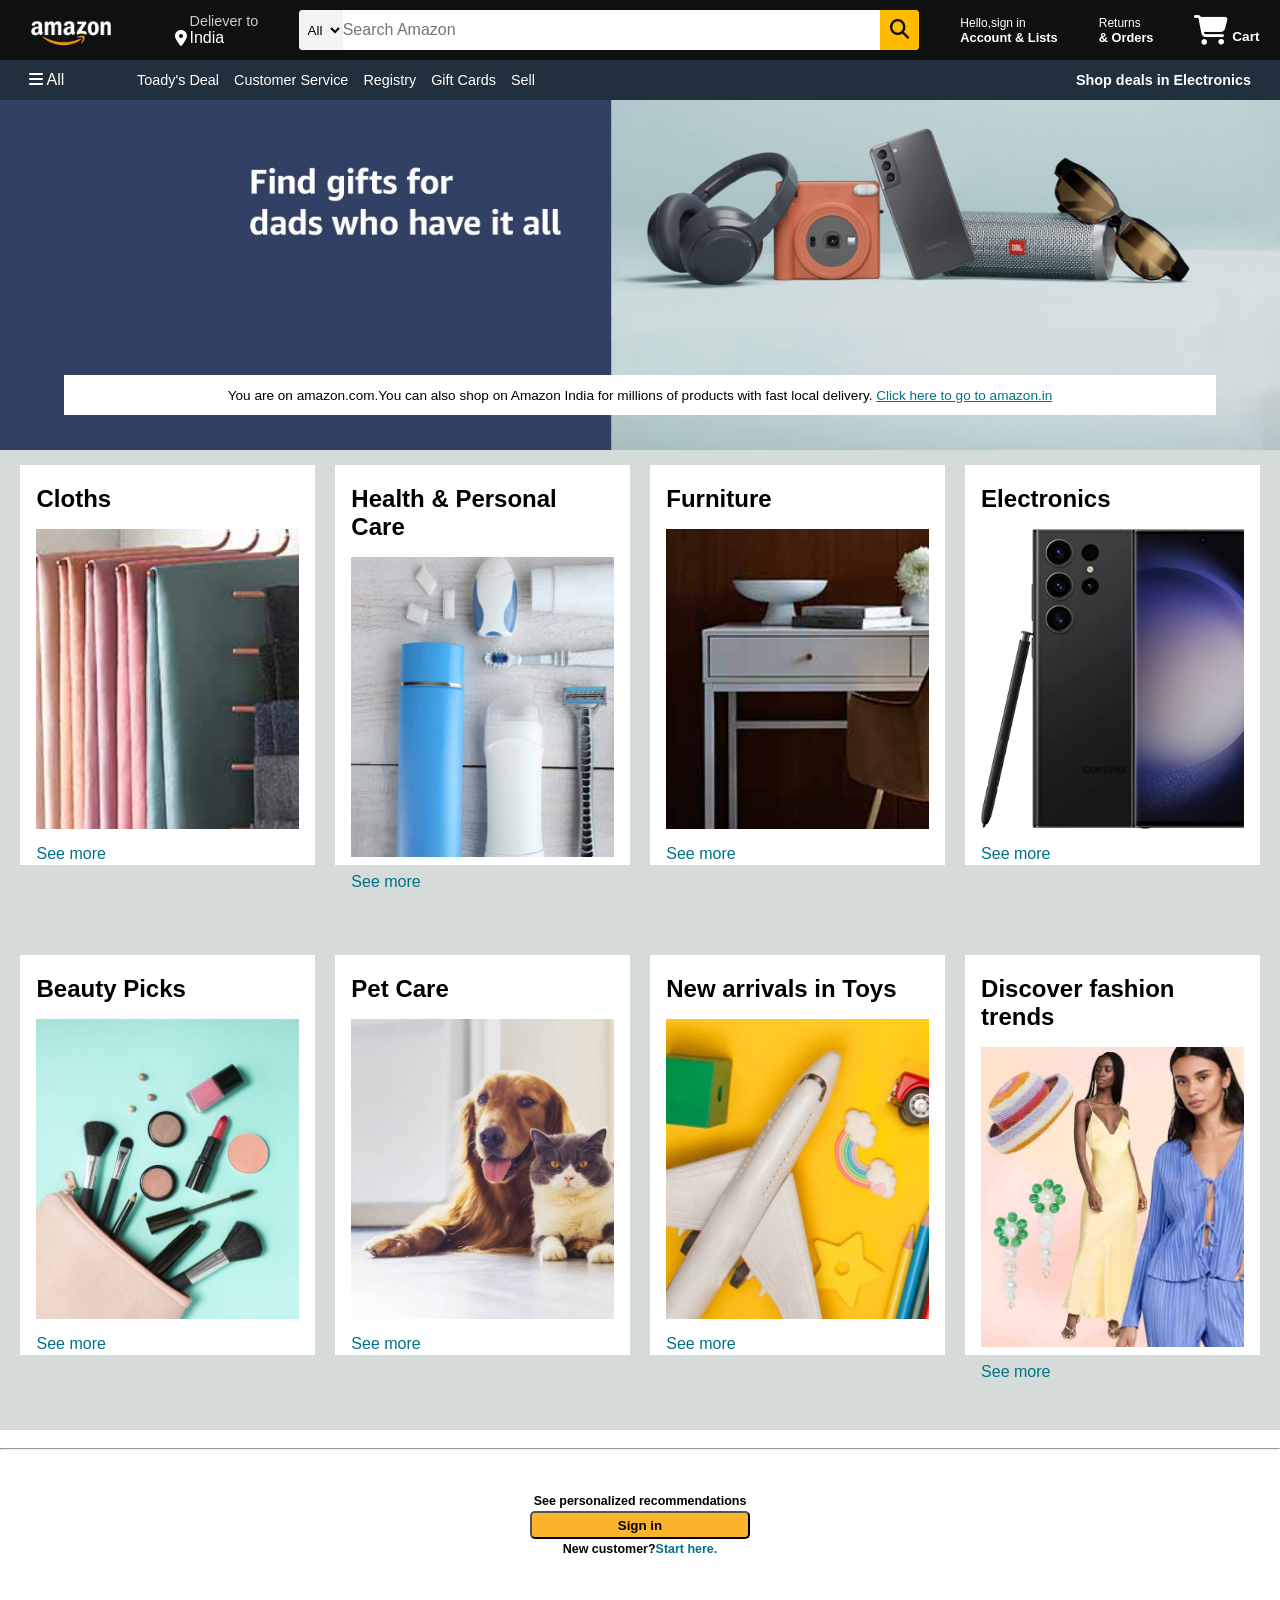
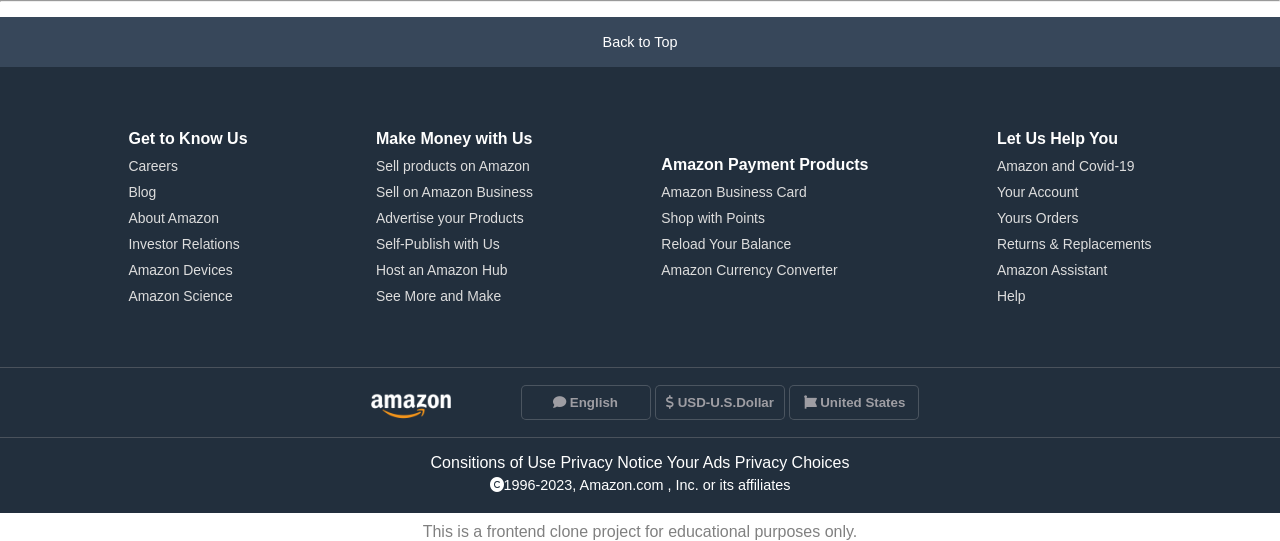
<file: index.html>
<!DOCTYPE html>
<html lang="en">

<head>
    <meta charset="UTF-8">
    <meta name="viewport" content="width=device-width, initial-scale=1.0">
    <title>AmazonClone</title>
    <link rel="stylesheet" href="https://cdnjs.cloudflare.com/ajax/libs/font-awesome/6.4.0/css/all.min.css"
        integrity="sha512-iecdLmaskl7CVkqkXNQ/ZH/XLlvWZOJyj7Yy7tcenmpD1ypASozpmT/E0iPtmFIB46ZmdtAc9eNBvH0H/ZpiBw=="
        crossorigin="anonymous" referrerpolicy="no-referrer" />
    <link rel="stylesheet" href="style.css">
</head>

<body>
    <header>
        <div class="navbar">
            <div class="nav-logo">
                <div class="logo"></div>
            </div>

            <div class="nav-address">
                <p class="add-first">Deliever to</p>
                <div class="add-icon">
                    <i class="fa-solid fa-location-dot"></i>
                    <p class="add-second">India</p>
                </div>
            </div>

            <div class="nav-search">
                <select class="search-select">
                    <option>All</option>
                </select>
                <input placeholder="Search Amazon" class="search-input">
                <div class="search-icon">
                    <i class="fa-solid fa-magnifying-glass"></i>
                </div>
            </div>

            <div class="nav-signin">
                <p class="nav-first">Hello,sign in</p>
                <p class="nav-second">Account & Lists</p>
            </div>

            <div class="nav-return">
                <p class="nav-first">Returns</p>
                <p class="nav-second">& Orders</p>
            </div>

            <div class="nav-cart">
                <i class="fa-solid fa-cart-shopping"></i>
                Cart
            </div>
        </div>

        <div class="panel">
            <div class="panel-all">
                <i class="fa-solid fa-bars"></i>
                All
            </div>
            <div class="panel-options">
                <p>Toady's Deal</p>
                <p>Customer Service</p>
                <p>Registry</p>
                <p>Gift Cards</p>
                <p>Sell</p>
            </div>
            <div class="panel-deals">
                Shop deals in Electronics
            </div>
        </div>
    </header>

    <div class="hero-section">
        <div class="hero-message">
            <p>You are on amazon.com.You can also shop on Amazon India for millions of products with fast local
                delivery.
                <a>Click here to go to amazon.in</a>
            </p>
        </div>
    </div>

    <div class="shop-section">
        <div class="box1 box">
            <div class="box-content">
                <h2>Cloths</h2>
                <div class="box-image" style="background-image: url('box1_image.jpg');"></div>
                <p>See more</p>
            </div>
        </div>
        <div class="box2 box">
            <div class="box-content">
                <h2>Health & Personal Care</h2>
                <div class="box-image" style="background-image: url('box2_image.jpg');"></div>
                <p>See more</p>
            </div>
        </div>
        <div class="box3 box">
            <div class="box-content">
                <h2>Furniture</h2>
                <div class="box-image" style="background-image: url('box3_image.jpg');"></div>
                <p>See more</p>
            </div>
        </div>
        <div class="box4 box">
            <div class="box-content">
                <h2>Electronics</h2>
                <div class="box-image" style="background-image: url('box4_image.jpg');"></div>
                <p>See more</p>
            </div>
        </div>
        <div class="box4 box">
            <div class="box-content">
                <h2>Beauty Picks</h2>
                <div class="box-image" style="background-image: url('box5_image.jpg');"></div>
                <p>See more</p>
            </div>
        </div>
        <div class="box4 box">
            <div class="box-content">
                <h2>Pet Care</h2>
                <div class="box-image" style="background-image: url('box6_image.jpg');"></div>
                <p>See more</p>
            </div>
        </div>
        <div class="box4 box">
            <div class="box-content">
                <h2>New arrivals in Toys</h2>
                <div class="box-image" style="background-image: url('box7_image.jpg');"></div>
                <p>See more</p>
            </div>
        </div>
        <div class="box4 box">
            <div class="box-content">
                <h2>Discover fashion trends</h2>
                <div class="box-image" style="background-image: url('box8_image.jpg');"></div>
                <p>See more</p>
            </div>
        </div>
    </div>
    <br>
    <hr>
    <div class="sign-in">
        <p>See personalized recommendations</p>
        <button>Sign in</button>
        <p class="customer">New customer?<a>Start here.</a></p>
    </div>
    <hr>


    <footer>
        <div class="foot-panel1">Back to Top</div>
        <div class="foot-panel2">
            <ul>
                <p>Get to Know Us</p>
                <a>Careers</a>
                <a>Blog</a>
                <a>About Amazon</a>
                <a>Investor Relations</a>
                <a>Amazon Devices</a>
                <a>Amazon Science</a>
            </ul>
            <ul>
                <p>Make Money with Us</p>
                <a>Sell products on Amazon</a>
                <a>Sell on Amazon Business</a>
                <a>Advertise your Products</a>
                <a>Self-Publish with Us</a>
                <a>Host an Amazon Hub</a>
                <a>See More and Make</a>
            </ul>
            <ul>
                <p>Amazon Payment Products</p>
                <a>Amazon Business Card</a>
                <a>Shop with Points</a>
                <a>Reload Your Balance</a>
                <a>Amazon Currency Converter</a>
            </ul>
            <ul>
                <p>Let Us Help You</p>
                <a>Amazon and Covid-19</a>
                <a>Your Account</a>
                <a>Yours Orders</a>
                <a>Returns & Replacements</a>
                <a>Amazon Assistant</a>
                <a>Help</a>
            </ul>
        </div>
        <div class="foot-panel3">
            <div class="logo"></div>
            <div class="details">
                <button><i class="fa-solid fa-comment"></i>&#160;English</button>
                <button><i class="fa-solid fa-dollar-sign"></i>&#160;USD-U.S.Dollar</button>
                <button><i class="fa-brands fa-font-awesome"></i>&#160;United States</button>
            </div>
        </div>
        <div class="foot-panel4">
            <div class="pages">
                <a>Consitions of Use</a>
                <a>Privacy Notice</a>
                <a>Your Ads Privacy Choices</a>
            </div>
            <div class="copyright"><i class="fa-solid fa-copyright"></i>1996-2023, Amazon.com , Inc. or its affiliates
            </div>
        </div>
        <p style="text-align:center; color:gray; padding-top: 10px;">
            This is a frontend clone project for educational purposes only.
        </p>
    </footer>
</body>

</html>
</file>
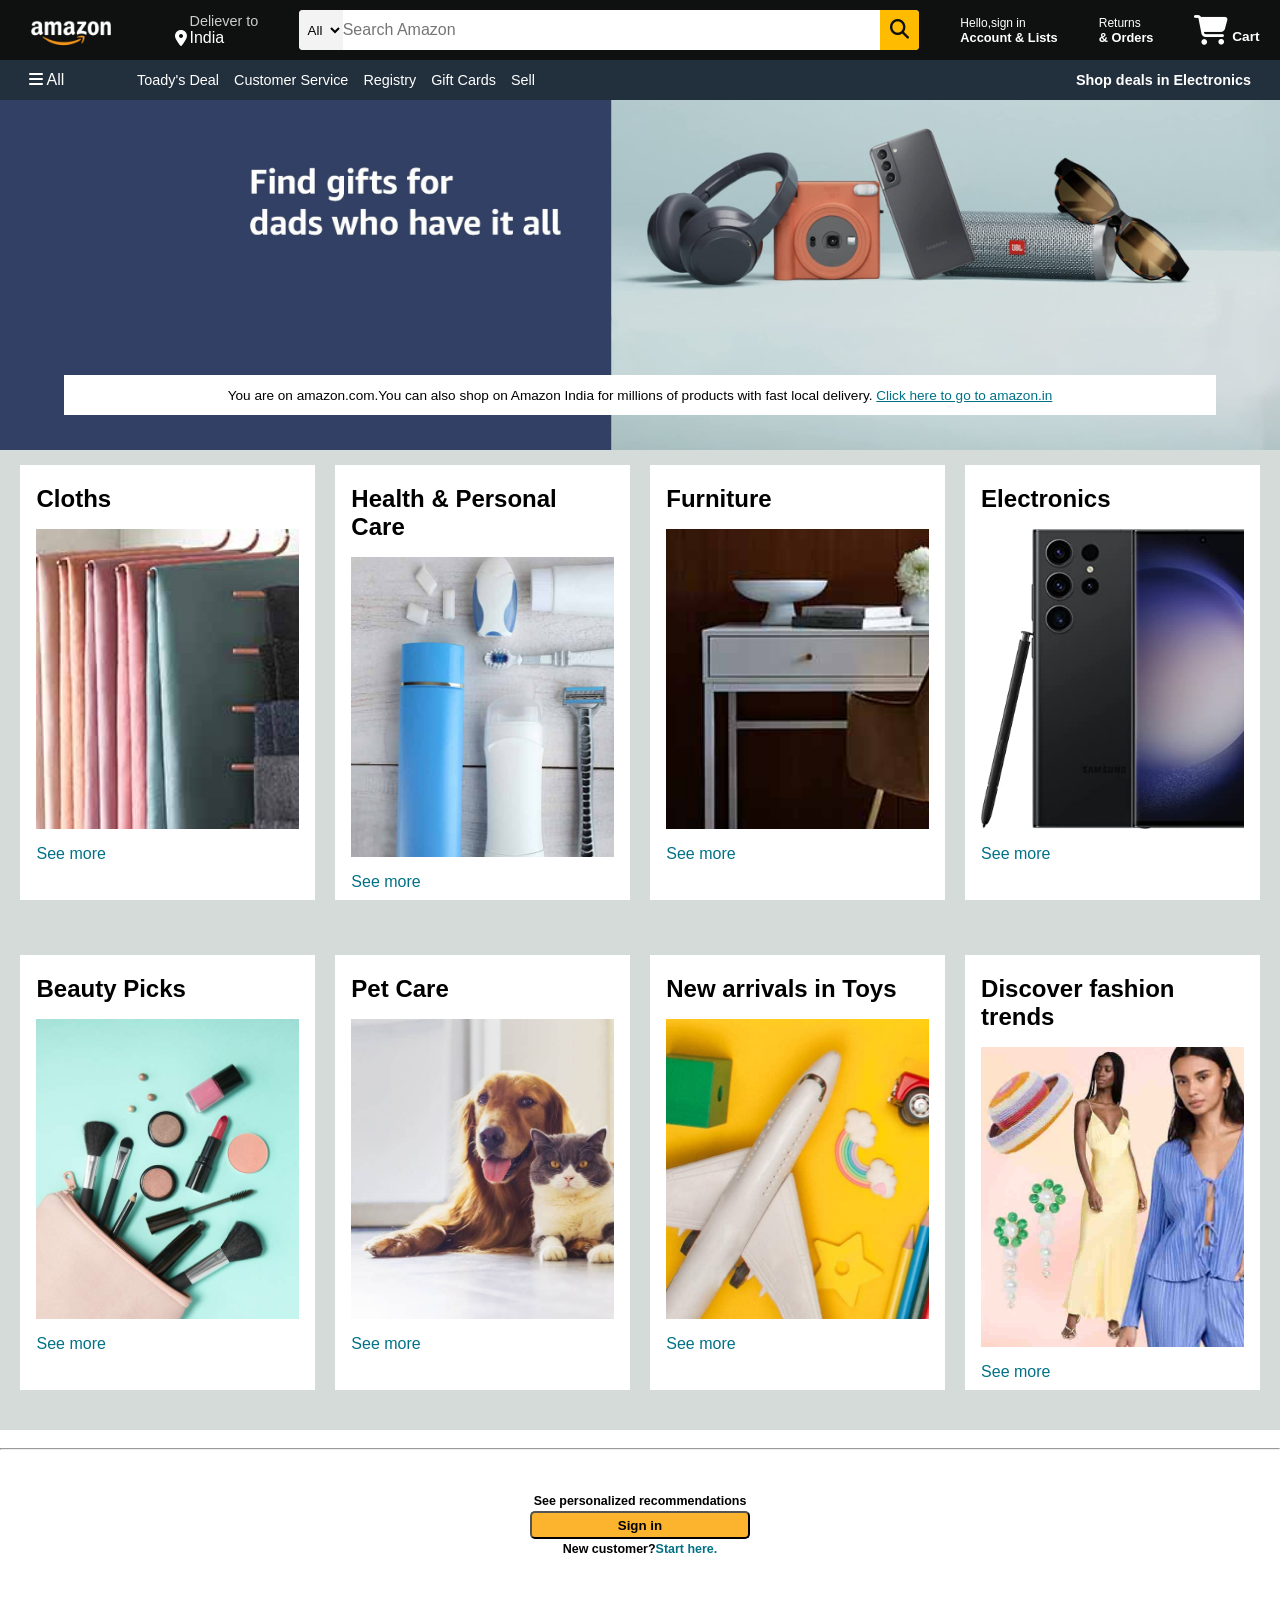
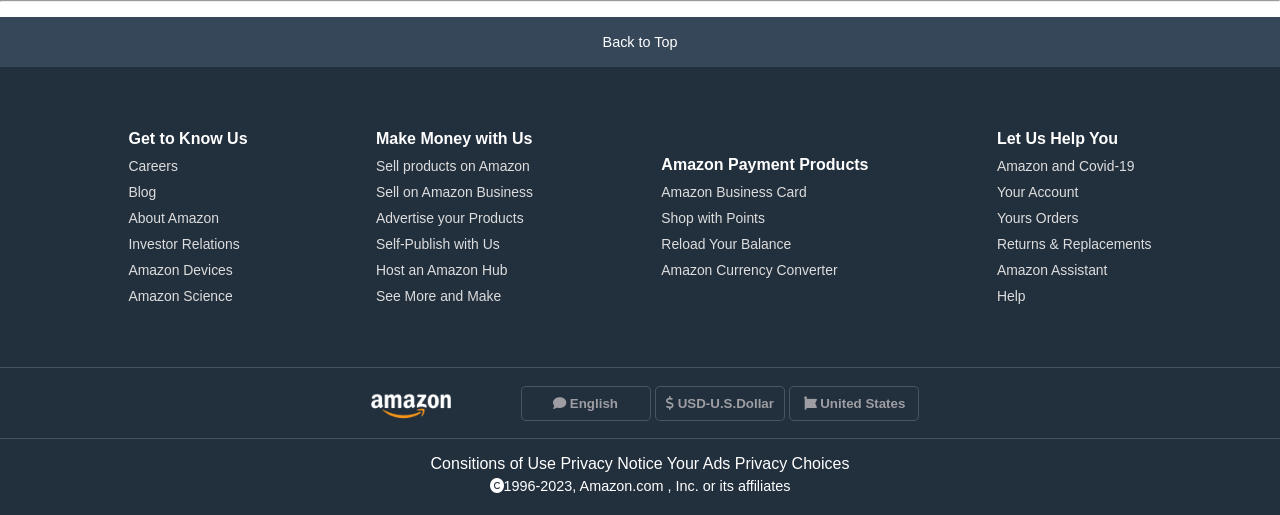
<file: amazon.html>
<!DOCTYPE html>
<html lang="en">

<head>
    <meta charset="UTF-8">
    <meta name="viewport" content="width=device-width, initial-scale=1.0">
    <title>AmazonClone</title>
    <link rel="stylesheet" href="https://cdnjs.cloudflare.com/ajax/libs/font-awesome/6.4.0/css/all.min.css"
        integrity="sha512-iecdLmaskl7CVkqkXNQ/ZH/XLlvWZOJyj7Yy7tcenmpD1ypASozpmT/E0iPtmFIB46ZmdtAc9eNBvH0H/ZpiBw=="
        crossorigin="anonymous" referrerpolicy="no-referrer" />
    <link rel="stylesheet" href="amazon.css">
</head>

<body>
    <header>
        <div class="navbar">
            <div class="nav-logo">
                <div class="logo"></div>
            </div>

            <div class="nav-address">
                <p class="add-first">Deliever to</p>
                <div class="add-icon">
                    <i class="fa-solid fa-location-dot"></i>
                    <p class="add-second">India</p>
                </div>
            </div>

            <div class="nav-search">
                <select class="search-select">
                    <option>All</option>
                </select>
                <input placeholder="Search Amazon" class="search-input">
                <div class="search-icon">
                    <i class="fa-solid fa-magnifying-glass"></i>
                </div>
            </div>

            <div class="nav-signin">
                <p class="nav-first">Hello,sign in</p>
                <p class="nav-second">Account & Lists</p>
            </div>

            <div class="nav-return">
                <p class="nav-first">Returns</p>
                <p class="nav-second">& Orders</p>
            </div>

            <div class="nav-cart">
                <i class="fa-solid fa-cart-shopping"></i>
                Cart
            </div>
        </div>

        <div class="panel">
            <div class="panel-all">
                <i class="fa-solid fa-bars"></i>
                All
            </div>
            <div class="panel-options">
                <p>Toady's Deal</p>
                <p>Customer Service</p>
                <p>Registry</p>
                <p>Gift Cards</p>
                <p>Sell</p>
            </div>
            <div class="panel-deals">
                Shop deals in Electronics
            </div>
        </div>
    </header>

    <div class="hero-section">
        <div class="hero-message">
            <p>You are on amazon.com.You can also shop on Amazon India for millions of products with fast local
                delivery.
                <a>Click here to go to amazon.in</a>
            </p>
        </div>
    </div>

    <div class="shop-section">
        <div class="box1 box">
            <div class="box-content">
                <h2>Cloths</h2>
                <div class="box-image" style="background-image: url('box1_image.jpg');"></div>
                <p>See more</p>
            </div>
        </div>
        <div class="box2 box">
            <div class="box-content">
                <h2>Health & Personal Care</h2>
                <div class="box-image" style="background-image: url('box2_image.jpg');"></div>
                <p>See more</p>
            </div>
        </div>
        <div class="box3 box">
            <div class="box-content">
                <h2>Furniture</h2>
                <div class="box-image" style="background-image: url('box3_image.jpg');"></div>
                <p>See more</p>
            </div>
        </div>
        <div class="box4 box">
            <div class="box-content">
                <h2>Electronics</h2>
                <div class="box-image" style="background-image: url('box4_image.jpg');"></div>
                <p>See more</p>
            </div>
        </div>
        <div class="box4 box">
            <div class="box-content">
                <h2>Beauty Picks</h2>
                <div class="box-image" style="background-image: url('box5_image.jpg');"></div>
                <p>See more</p>
            </div>
        </div>
        <div class="box4 box">
            <div class="box-content">
                <h2>Pet Care</h2>
                <div class="box-image" style="background-image: url('box6_image.jpg');"></div>
                <p>See more</p>
            </div>
        </div>
        <div class="box4 box">
            <div class="box-content">
                <h2>New arrivals in Toys</h2>
                <div class="box-image" style="background-image: url('box7_image.jpg');"></div>
                <p>See more</p>
            </div>
        </div>
        <div class="box4 box">
            <div class="box-content">
                <h2>Discover fashion trends</h2>
                <div class="box-image" style="background-image: url('box8_image.jpg');"></div>
                <p>See more</p>
            </div>
        </div>
    </div>
    <br>
    <hr>
    <div class="sign-in">
        <p>See personalized recommendations</p>
        <button>Sign in</button>
        <p class="customer">New customer?<a>Start here.</a></p>
    </div>
    <hr>


    <footer>
        <div class="foot-panel1">Back to Top</div>
        <div class="foot-panel2">
            <ul>
                <p>Get to Know Us</p>
                <a>Careers</a>
                <a>Blog</a>
                <a>About Amazon</a>
                <a>Investor Relations</a>
                <a>Amazon Devices</a>
                <a>Amazon Science</a>
            </ul>
            <ul>
                <p>Make Money with Us</p>
                <a>Sell products on Amazon</a>
                <a>Sell on Amazon Business</a>
                <a>Advertise your Products</a>
                <a>Self-Publish with Us</a>
                <a>Host an Amazon Hub</a>
                <a>See More and Make</a>
            </ul>
            <ul>
                <p>Amazon Payment Products</p>
                <a>Amazon Business Card</a>
                <a>Shop with Points</a>
                <a>Reload Your Balance</a>
                <a>Amazon Currency Converter</a>
            </ul>
            <ul>
                <p>Let Us Help You</p>
                <a>Amazon and Covid-19</a>
                <a>Your Account</a>
                <a>Yours Orders</a>
                <a>Returns & Replacements</a>
                <a>Amazon Assistant</a>
                <a>Help</a>
            </ul>
        </div>
        <div class="foot-panel3">
            <div class="logo"></div>
            <div class="details">
                <button><i class="fa-solid fa-comment"></i>&#160;English</button>
                <button><i class="fa-solid fa-dollar-sign"></i>&#160;USD-U.S.Dollar</button>
                <button><i class="fa-brands fa-font-awesome"></i>&#160;United States</button>
            </div>
        </div>
        <div class="foot-panel4">
            <div class="pages">
                <a>Consitions of Use</a>
                <a>Privacy Notice</a>
                <a>Your Ads Privacy Choices</a>
            </div>
            <div class="copyright"><i class="fa-solid fa-copyright"></i>1996-2023, Amazon.com , Inc. or its affiliates
            </div>
        </div>
    </footer>
</body>

</html>
</file>
<file: style.css>
*{
    margin:0px;
    padding:0px;
    font-family: Arial, Helvetica, sans-serif;
    box-sizing: border-box;
}
.navbar{
    display: flex;
    align-items: center;
    justify-content: space-around;
    height:60px;
    background-color: #0f1111;
    color: white;
}
.nav-logo{
    height: 50px;
    width: 113px;
}
.logo{
    background-image: url('amazon_logo.png');
    height: 50px;
    width: 100%;
    background-size: cover;
}
.nav-logo:hover{
    border:2px solid white;
    border-radius: 4px;
}
/* box2 */
.add-icon{
    display: flex;
    align-items: center;
}
.add-first{
    color:#cccccc;
    font-size: 0.9rem;
    padding-left: 15px;
}
.add-second{
    font-size: 1rem;
    padding-left: 3px;
}
.nav-address:hover{
    border:2px solid white;
    border-radius: 4px;
    cursor: pointer;
}
/* box3 */
.nav-search{
    display: flex;
    background-color: pink;
    height: 40px;
    width: 620px;
    border-radius: 4px;
}
.search-select{
    background-color: #f3f3f3;
    border-top-left-radius: 4px;
    border-bottom-left-radius: 4px;
    width:50px;
    border: none;
    text-align: center;
}
.nav-search:hover{
    border: 2px solid orange;
}
.search-input{
    width: 100%;
    font-size: 1rem;
    border: none;
}
.search-icon{
    width: 45px;
    display: flex;
    justify-content: center;
    align-items: center;
    font-size: 1.2rem;
    background-color: rgb(255, 187, 0);
    color: #0f1111;
    border-top-right-radius: 4px;
    border-bottom-right-radius: 4px;

}
/* box4 */
.nav-first{
    font-size: 0.75rem;
}
.nav-second{
    font-size: 0.8rem;
    font-weight: 700;
}
.nav-signin:hover,.nav-return:hover{
    border:2px solid white;
    border-radius: 4px;
    cursor: pointer;
}
/* box5 */
.nav-cart i {
    font-size: 30px;
}
.nav-cart{
    font-size: 0.85rem;
    font-weight: 700;
}
.nav-cart:hover{
    border:2px solid white;
    border-radius: 4px;
    cursor: pointer;
}
/* panel */
.panel{
    height:40px;
    background-color: #222f3d;
    display: flex;
    color: white;
    align-items: center;
    justify-content: space-around;
}
.panel-options{
    display: flex;
    width: 70%;
    font-size: 0.9rem;
}
.panel-options p{
    margin-left:15px;
    cursor: context-menu;
}
.panel-options p:hover{
    text-decoration: underline;
}
.panel-deals{
    font-size: 0.9rem;
    font-weight: 700;
}
/* hero-section */
.hero-section{
    background-image: url(hero_image.jpg);
    height:350px;
    background-size: cover;
    display: flex;
    justify-content: center;
    align-items: flex-end;
}
.hero-message{
    height: 40px;
    width: 90%;
    background-color: white;
    color: black;
    display: flex;
    justify-content: center;
    align-items: center;
    font-size: 0.85rem;
    position: relative;
    bottom:35px;
}
.hero-message a{
    color:#007185;
    cursor: pointer;
    text-decoration: underline;
}
/* shop-section */
.shop-section{
    height:980px;
    display: flex;
    flex-wrap: wrap;
    justify-content: space-evenly;
    background-color: #d4dbd9;
}
.box{
    height:400px;
    width: 23%;
    /* border: 2px solid black; */
    background-color: white;
    padding:20px 0px 15px;
    margin-top: 15px;
}
.box-image{
    margin-top:1rem;
    margin-bottom: 1rem;
    height:300px;
    background-size: cover;
}
.box-content{
    margin-left: 1rem;
    margin-right: 1rem;
}
.box-content h2{
    margin-bottom: 6px;
}
.box-content p{
    color: #007185;
    cursor: context-menu;
}
.box-content p:hover{
    text-decoration: underline;
}
/* sign-in */
.sign-in{
    height:150px;
    /* background-color: pink; */
    display: flex;
    justify-content: center;
    align-items: center;
    flex-direction: column;
}


.sign-in p{
    font-size: 0.78rem;
    font-weight: 600;
}
button{
    margin-top: 3px;
    height:28px;
    width: 220px;
    font-weight: 700;
    background-color: rgb(252, 180, 46);
    border-radius: 5px;
    margin-bottom: 3px;
}
button:hover{
    background-color: orange;
    cursor: pointer;
}

.sign-in a{
    color: #007185;
    cursor: context-menu;
}
.sign-in a:hover{
    text-decoration: underline;
}
/* footer */
footer{
    margin-top: 15px;
}
.foot-panel1{
    background-color: #37475a;
    color: white;
    height: 50px;
    display: flex;
    justify-content: center;
    align-items: center;
    font-size: 0.9rem;
}
.foot-panel2{
    background-color: #222f3d;
    color: white;
    height:300px;
    display: flex;
    justify-content: space-evenly;
    align-items: center;
}
ul p{
    font-weight: 700;
}
ul a{
    display: block;
    font-size: 0.87rem;
    margin-top: 10px;
    color:#dddddd;
}
.foot-panel3{
    height: 70px;
    background-color: #222f3d;
    color: white;
    border-top: 0.1px solid rgb(165, 162, 162,0.3);
    display: flex;
    justify-content: center;
    align-items: center;
}
.logo{
    background-image: url("amazon_logo.png");
    background-size: cover;
    height: 50px;
    width: 100px;
}

.details{
    margin-left: 60px;
}
.details button{
    height:35px;
    width:130px;
    background-color: #222f3d;
    color: rgb(241,232,232,0.6);
    border: 1px solid rgb(241, 232, 232,0.2);
}
.details button:hover{
    background-color: white;
    color:#222f3d;
    cursor: pointer;
}
/* panel4 */
.foot-panel4{
    border-top: 0.1px solid rgb(165, 162, 162,0.3);
    background-color: #222f3d;
    color: white;
    height: 76px;
}
.pages{
    font-size: 1rem;
    text-align: center;
    padding-top: 16px;
}
.copyright{
    font-size: 0.9rem;
    text-align: center;
    margin-top: 5px;
}
</file>
<file: amazon.css>
*{
    margin:0px;
    padding:0px;
    font-family: Arial, Helvetica, sans-serif;
    border:border-box;
}
.navbar{
    display: flex;
    align-items: center;
    justify-content: space-around;
    height:60px;
    background-color: #0f1111;
    color: white;
}
.nav-logo{
    height: 50px;
    width: 113px;
}
.logo{
    background-image: url('amazon_logo.png');
    height: 50px;
    width: 100%;
    background-size: cover;
}
.nav-logo:hover{
    border:2px solid white;
    border-radius: 4px;
}
/* box2 */
.add-icon{
    display: flex;
    align-items: center;
}
.add-first{
    color:#cccccc;
    font-size: 0.9rem;
    padding-left: 15px;
}
.add-second{
    font-size: 1rem;
    padding-left: 3px;
}
.nav-address:hover{
    border:2px solid white;
    border-radius: 4px;
    cursor: pointer;
}
/* box3 */
.nav-search{
    display: flex;
    background-color: pink;
    height: 40px;
    width: 620px;
    border-radius: 4px;
}
.search-select{
    background-color: #f3f3f3;
    border-top-left-radius: 4px;
    border-bottom-left-radius: 4px;
    width:50px;
    border: none;
    text-align: center;
}
.nav-search:hover{
    border: 2px solid orange;
}
.search-input{
    width: 100%;
    font-size: 1rem;
    border: none;
}
.search-icon{
    width: 45px;
    display: flex;
    justify-content: center;
    align-items: center;
    font-size: 1.2rem;
    background-color: rgb(255, 187, 0);
    color: #0f1111;
    border-top-right-radius: 4px;
    border-bottom-right-radius: 4px;

}
/* box4 */
.nav-first{
    font-size: 0.75rem;
}
.nav-second{
    font-size: 0.8rem;
    font-weight: 700;
}
.nav-signin:hover,.nav-return:hover{
    border:2px solid white;
    border-radius: 4px;
    cursor: pointer;
}
/* box5 */
.nav-cart i {
    font-size: 30px;
}
.nav-cart{
    font-size: 0.85rem;
    font-weight: 700;
}
.nav-cart:hover{
    border:2px solid white;
    border-radius: 4px;
    cursor: pointer;
}
/* panel */
.panel{
    height:40px;
    background-color: #222f3d;
    display: flex;
    color: white;
    align-items: center;
    justify-content: space-around;
}
.panel-options{
    display: flex;
    width: 70%;
    font-size: 0.9rem;
}
.panel-options p{
    margin-left:15px;
    cursor: context-menu;
}
.panel-options p:hover{
    text-decoration: underline;
}
.panel-deals{
    font-size: 0.9rem;
    font-weight: 700;
}
/* hero-section */
.hero-section{
    background-image: url(hero_image.jpg);
    height:350px;
    background-size: cover;
    display: flex;
    justify-content: center;
    align-items: flex-end;
}
.hero-message{
    height: 40px;
    width: 90%;
    background-color: white;
    color: black;
    display: flex;
    justify-content: center;
    align-items: center;
    font-size: 0.85rem;
    position: relative;
    bottom:35px;
}
.hero-message a{
    color:#007185;
    cursor: pointer;
    text-decoration: underline;
}
/* shop-section */
.shop-section{
    height:980px;
    display: flex;
    flex-wrap: wrap;
    justify-content: space-evenly;
    background-color: #d4dbd9;
}
.box{
    height:400px;
    width: 23%;
    /* border: 2px solid black; */
    background-color: white;
    padding:20px 0px 15px;
    margin-top: 15px;
}
.box-image{
    margin-top:1rem;
    margin-bottom: 1rem;
    height:300px;
    background-size: cover;
}
.box-content{
    margin-left: 1rem;
    margin-right: 1rem;
}
.box-content h2{
    margin-bottom: 6px;
}
.box-content p{
    color: #007185;
    cursor: context-menu;
}
.box-content p:hover{
    text-decoration: underline;
}
/* sign-in */
.sign-in{
    height:150px;
    /* background-color: pink; */
    display: flex;
    justify-content: center;
    align-items: center;
    flex-direction: column;
}


.sign-in p{
    font-size: 0.78rem;
    font-weight: 600;
}
button{
    margin-top: 3px;
    height:28px;
    width: 220px;
    font-weight: 700;
    background-color: rgb(252, 180, 46);
    border-radius: 5px;
    margin-bottom: 3px;
}
button:hover{
    background-color: orange;
    cursor: pointer;
}

.sign-in a{
    color: #007185;
    cursor: context-menu;
}
.sign-in a:hover{
    text-decoration: underline;
}
/* footer */
footer{
    margin-top: 15px;
}
.foot-panel1{
    background-color: #37475a;
    color: white;
    height: 50px;
    display: flex;
    justify-content: center;
    align-items: center;
    font-size: 0.9rem;
}
.foot-panel2{
    background-color: #222f3d;
    color: white;
    height:300px;
    display: flex;
    justify-content: space-evenly;
    align-items: center;
}
ul p{
    font-weight: 700;
}
ul a{
    display: block;
    font-size: 0.87rem;
    margin-top: 10px;
    color:#dddddd;
}
.foot-panel3{
    height: 70px;
    background-color: #222f3d;
    color: white;
    border-top: 0.1px solid rgb(165, 162, 162,0.3);
    display: flex;
    justify-content: center;
    align-items: center;
}
.logo{
    background-image: url("amazon_logo.png");
    background-size: cover;
    height: 50px;
    width: 100px;
}

.details{
    margin-left: 60px;
}
.details button{
    height:35px;
    width:130px;
    background-color: #222f3d;
    color: rgb(241,232,232,0.6);
    border: 1px solid rgb(241, 232, 232,0.2);
}
.details button:hover{
    background-color: white;
    color:#222f3d;
    cursor: pointer;
}
/* panel4 */
.foot-panel4{
    border-top: 0.1px solid rgb(165, 162, 162,0.3);
    background-color: #222f3d;
    color: white;
    height: 76px;
}
.pages{
    font-size: 1rem;
    text-align: center;
    padding-top: 16px;
}
.copyright{
    font-size: 0.9rem;
    text-align: center;
    margin-top: 5px;
}
</file>
